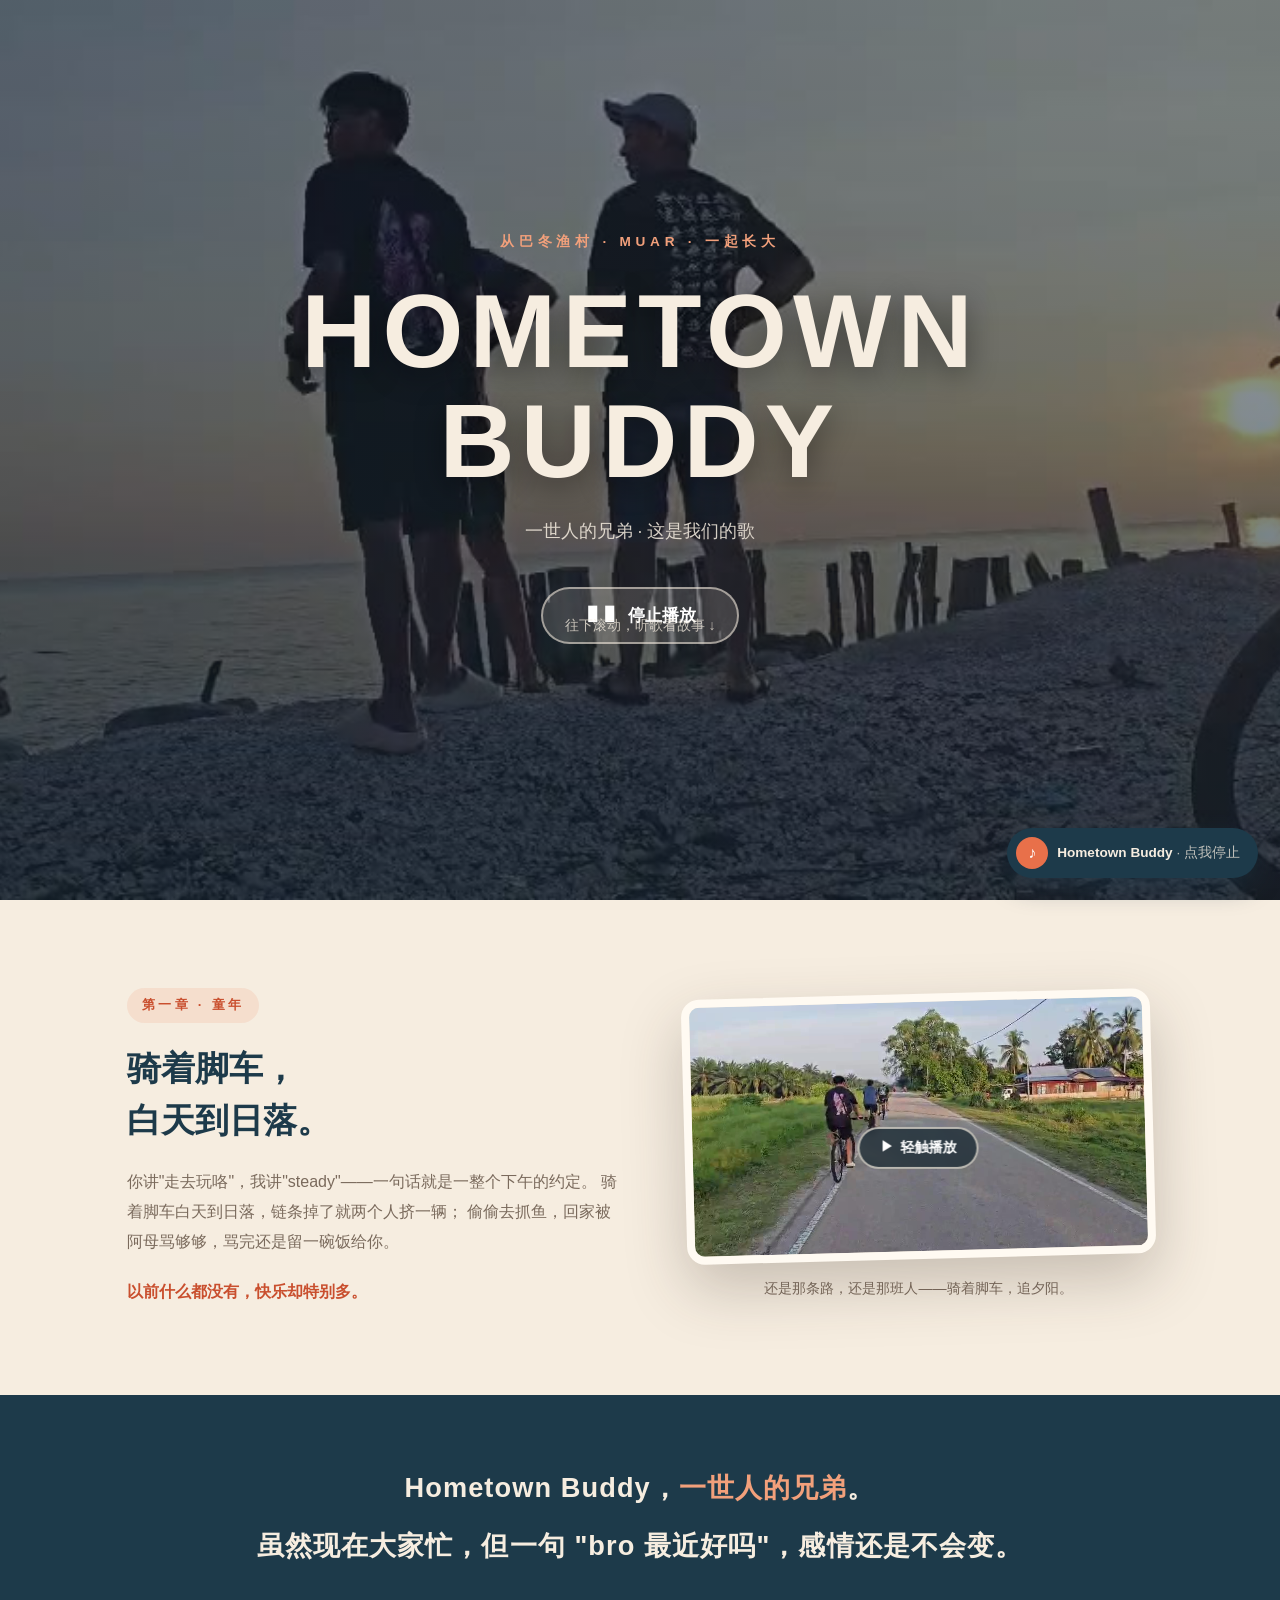
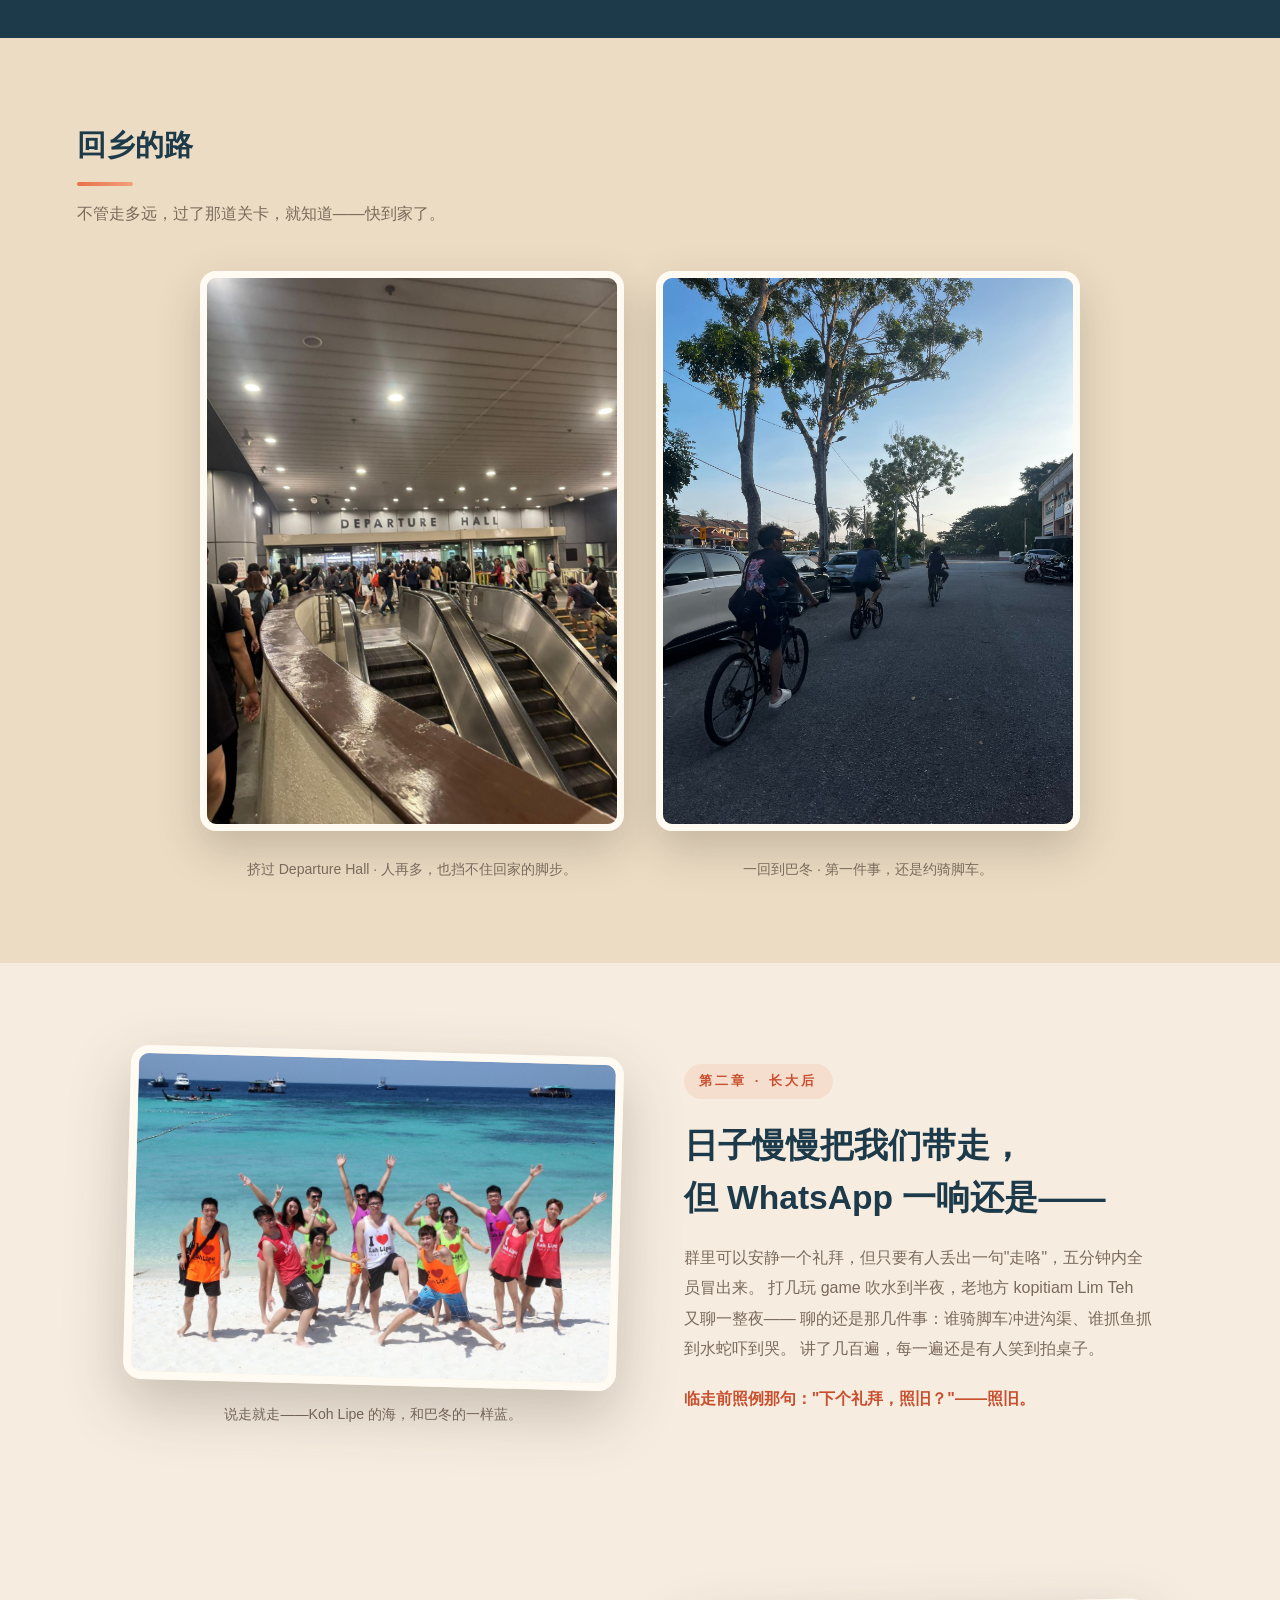
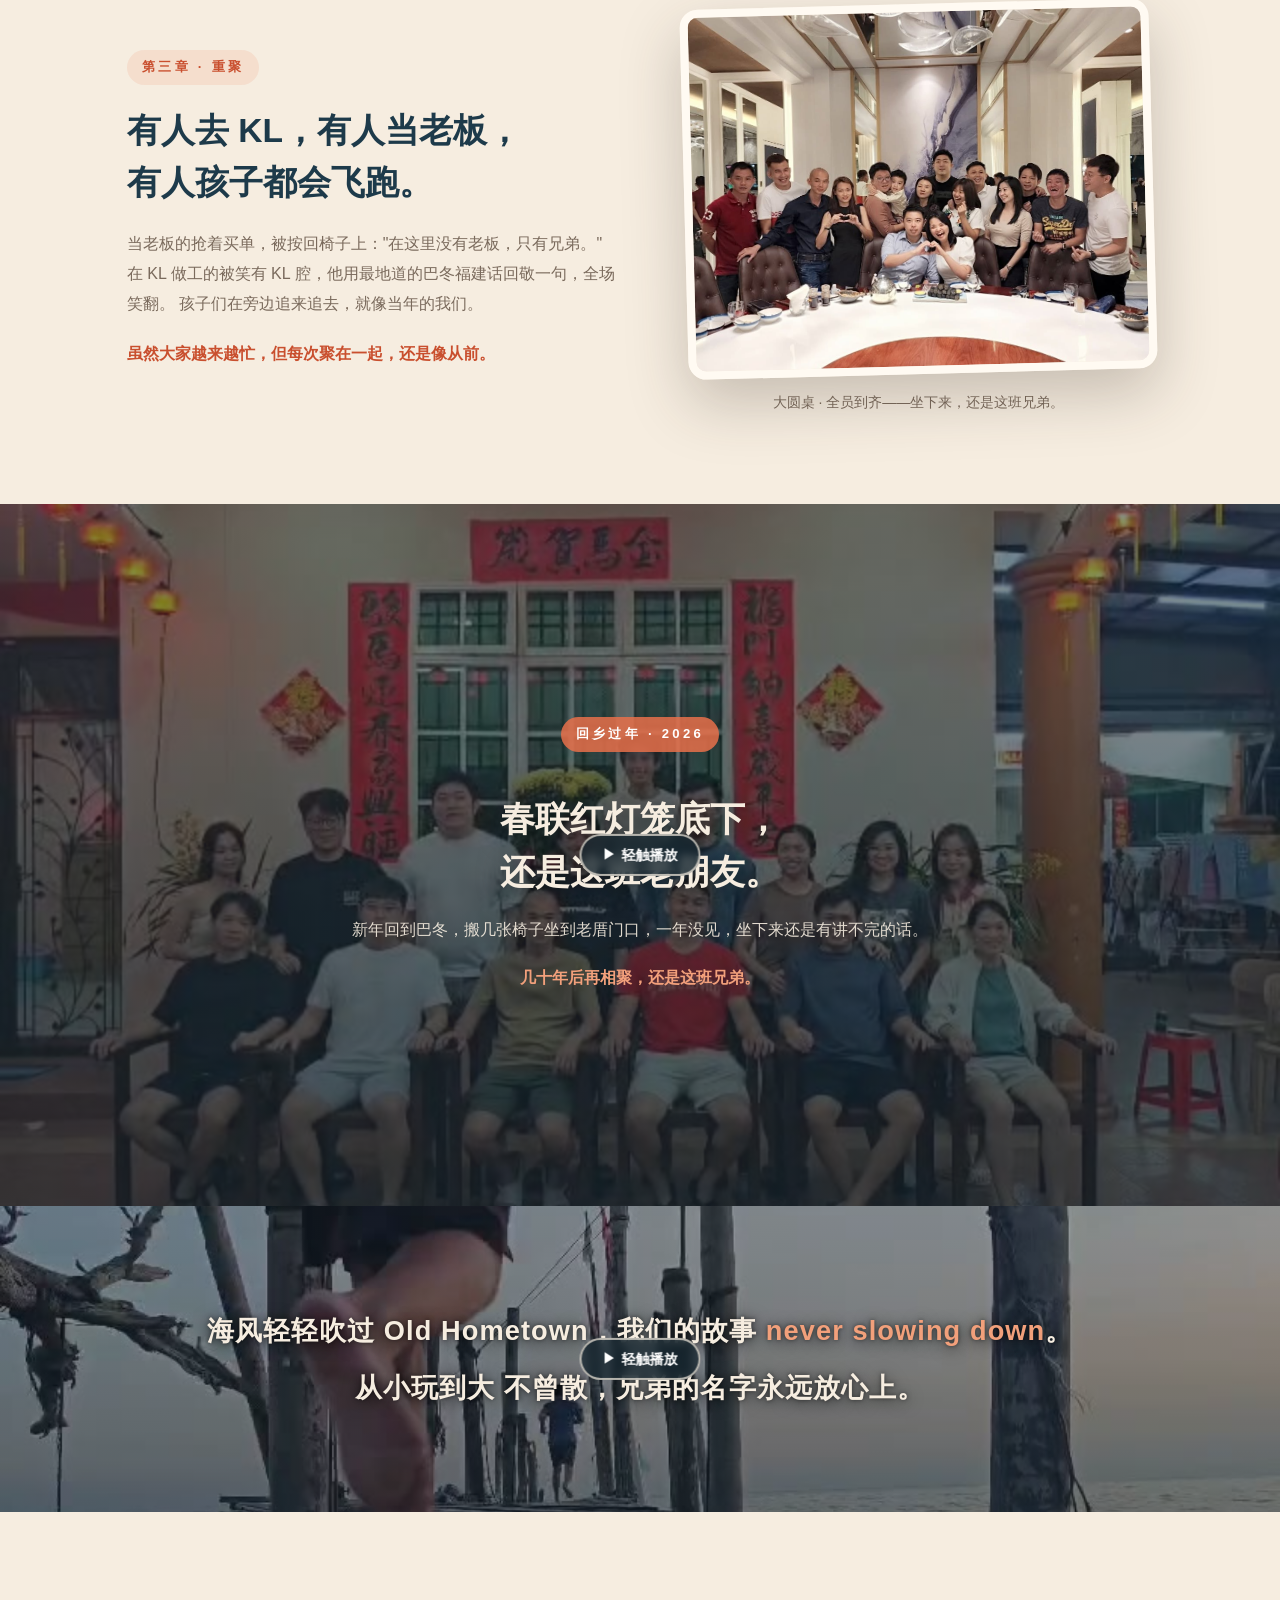
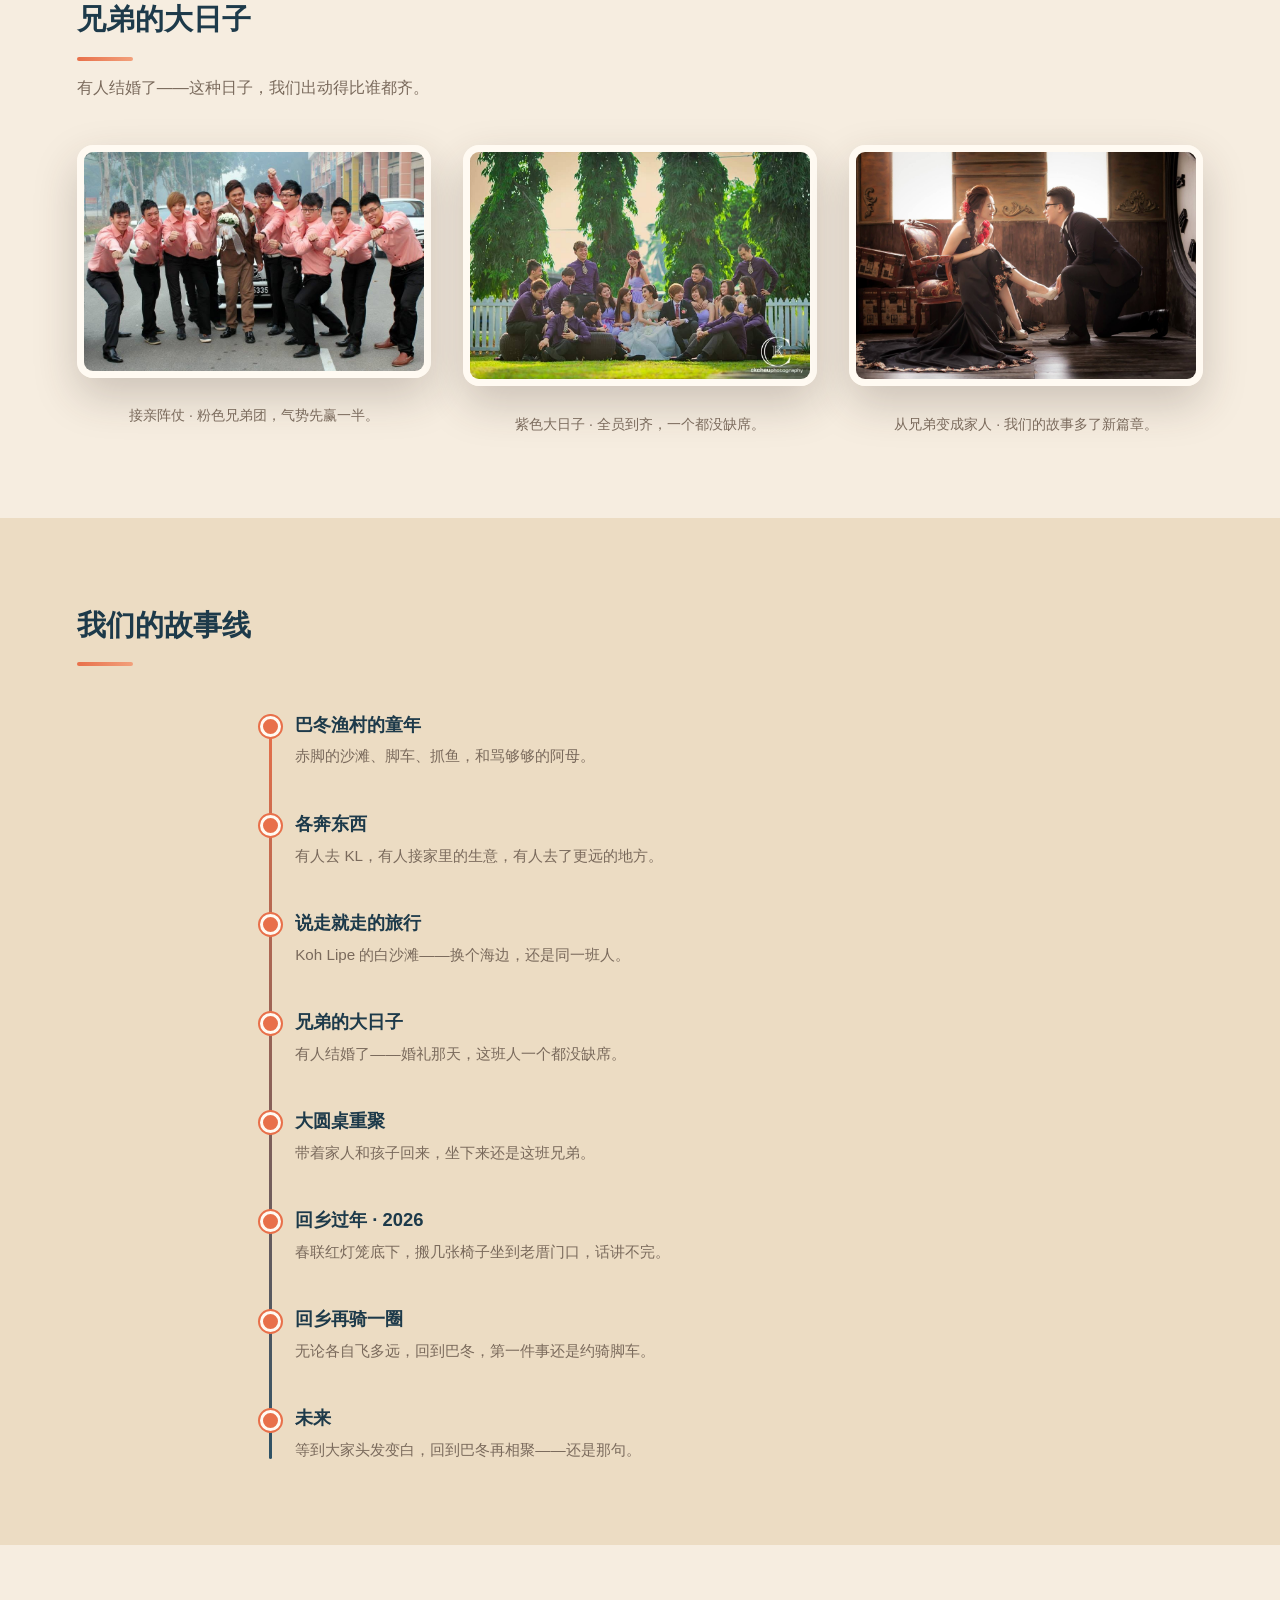
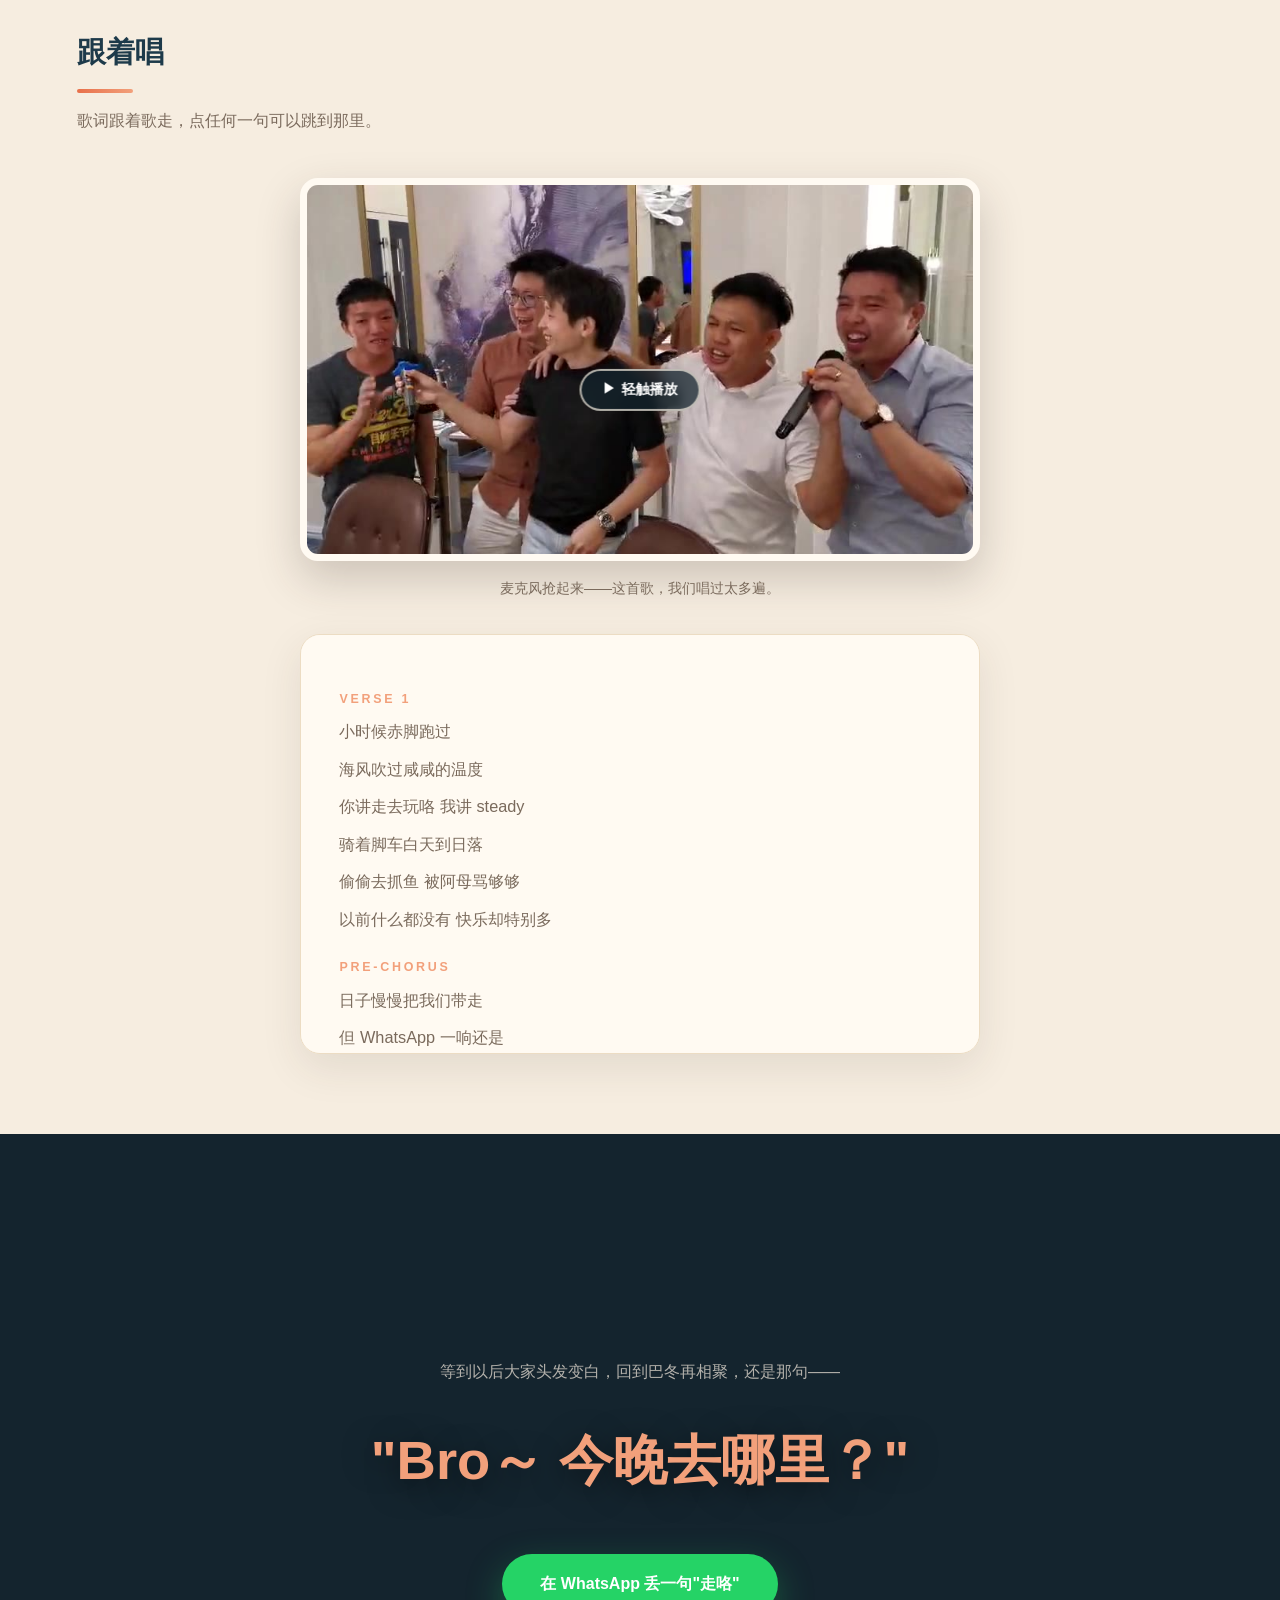
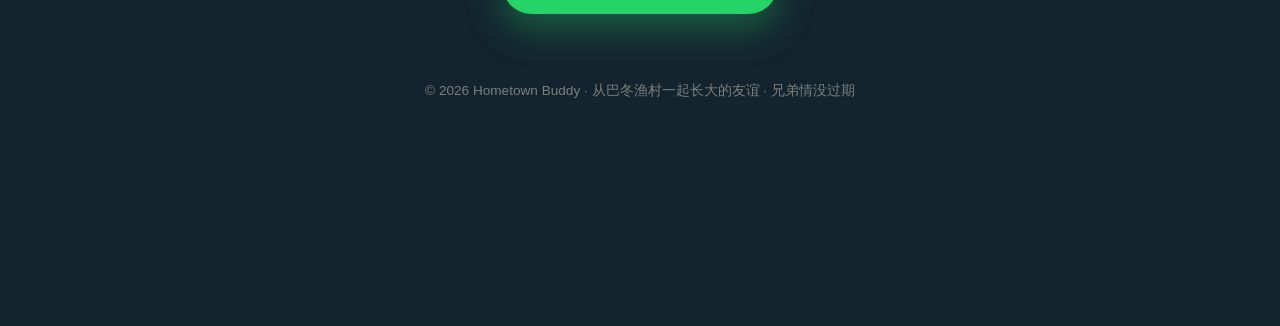
<file: index.html>
<!DOCTYPE html>
<html lang="zh-CN">
<head>
  <meta charset="UTF-8">
  <meta name="viewport" content="width=device-width, initial-scale=1.0">
  <title>Hometown Buddy · 一世人的兄弟</title>
  <meta name="description" content="从巴冬渔村一起长大的友谊——一首歌，一班兄弟，一路滚到底的故事。">
  <link rel="stylesheet" href="css/style.css">
</head>
<body>

  <!-- 开场：全屏日落海边视频 + 歌名 + 播放 -->
  <section class="opening">
    <video class="opening-video" autoplay muted loop playsinline preload="auto"
           poster="assets/img/beach-sunset-poster.jpg">
      <source src="assets/video/beach-sunset.mp4" type="video/mp4">
    </video>
    <div class="opening-inner">
      <p class="opening-eyebrow">从巴冬渔村 · MUAR · 一起长大</p>
      <h1>HOMETOWN<br>BUDDY</h1>
      <p class="opening-sub">一世人的兄弟 · 这是我们的歌</p>
      <button class="play-big" id="hero-play">▶&nbsp; 播放我们的歌</button>
    </div>
    <div class="scroll-hint">往下滚动，听歌看故事 ↓</div>
  </section>

  <!-- 第一章：童年 · 骑脚车 -->
  <section class="chapter reveal">
    <div class="chapter-text">
      <span class="chapter-no">第一章 · 童年</span>
      <h2>骑着脚车，<br>白天到日落。</h2>
      <p>
        你讲"走去玩咯"，我讲"steady"——一句话就是一整个下午的约定。
        骑着脚车白天到日落，链条掉了就两个人挤一辆；
        偷偷去抓鱼，回家被阿母骂够够，骂完还是留一碗饭给你。
      </p>
      <p class="chapter-punch">以前什么都没有，快乐却特别多。</p>
    </div>
    <figure class="chapter-photo tilt-left">
      <video class="chapter-video" autoplay muted loop playsinline
             poster="assets/img/cycling-poster.jpg">
        <source src="assets/video/cycling.mp4" type="video/mp4">
      </video>
      <figcaption>还是那条路，还是那班人——骑着脚车，追夕阳。</figcaption>
    </figure>
  </section>

  <!-- 副歌横幅 -->
  <section class="chorus-banner reveal">
    <blockquote>
      Hometown Buddy，<em>一世人的兄弟</em>。<br>
      虽然现在大家忙，但一句 "bro 最近好吗"，感情还是不会变。
    </blockquote>
  </section>

  <!-- 回乡 -->
  <section class="homecoming-sec reveal">
    <div class="section-head">
      <h2>回乡的路</h2>
      <p>不管走多远，过了那道关卡，就知道——快到家了。</p>
    </div>
    <div class="homecoming-grid">
      <figure class="homecoming-item">
        <img src="assets/img/buddies-departure.jpg" alt="挤满人的 Departure Hall，大家拖着行李准备回家">
        <figcaption>挤过 Departure Hall · 人再多，也挡不住回家的脚步。</figcaption>
      </figure>
      <figure class="homecoming-item">
        <img src="assets/img/buddies-homecoming-ride.jpg" alt="傍晚时分，几个兄弟在熟悉的家乡街道上骑脚车">
        <figcaption>一回到巴冬 · 第一件事，还是约骑脚车。</figcaption>
      </figure>
    </div>
  </section>

  <!-- 第二章：长大后 -->
  <section class="chapter flip reveal">
    <div class="chapter-text">
      <span class="chapter-no">第二章 · 长大后</span>
      <h2>日子慢慢把我们带走，<br>但 WhatsApp 一响还是——</h2>
      <p>
        群里可以安静一个礼拜，但只要有人丢出一句"走咯"，五分钟内全员冒出来。
        打几玩 game 吹水到半夜，老地方 kopitiam Lim Teh 又聊一整夜——
        聊的还是那几件事：谁骑脚车冲进沟渠、谁抓鱼抓到水蛇吓到哭。
        讲了几百遍，每一遍还是有人笑到拍桌子。
      </p>
      <p class="chapter-punch">临走前照例那句："下个礼拜，照旧？"——照旧。</p>
    </div>
    <figure class="chapter-photo tilt-right">
      <img src="assets/img/buddies-trip.jpg" alt="一班兄弟姐妹穿着彩色 Koh Lipe 背心在泰国海边沙滩上摆姿势合照">
      <figcaption>说走就走——Koh Lipe 的海，和巴冬的一样蓝。</figcaption>
    </figure>
  </section>

  <!-- 第三章：重聚 -->
  <section class="chapter reveal">
    <div class="chapter-text">
      <span class="chapter-no">第三章 · 重聚</span>
      <h2>有人去 KL，有人当老板，<br>有人孩子都会飞跑。</h2>
      <p>
        当老板的抢着买单，被按回椅子上："在这里没有老板，只有兄弟。"
        在 KL 做工的被笑有 KL 腔，他用最地道的巴冬福建话回敬一句，全场笑翻。
        孩子们在旁边追来追去，就像当年的我们。
      </p>
      <p class="chapter-punch">虽然大家越来越忙，但每次聚在一起，还是像从前。</p>
    </div>
    <figure class="chapter-photo tilt-left">
      <img src="assets/img/buddies-dinner.jpg" alt="一班兄弟和家人围着圆桌聚餐合照，有人比着爱心">
      <figcaption>大圆桌 · 全员到齐——坐下来，还是这班兄弟。</figcaption>
    </figure>
  </section>

  <!-- 回乡过年 2026 -->
  <section class="cny-sec reveal">
    <video class="cny-video" autoplay muted loop playsinline
           poster="assets/img/cny-reunion-poster.jpg">
      <source src="assets/video/cny-reunion.mp4" type="video/mp4">
    </video>
    <div class="cny-overlay">
      <span class="chapter-no">回乡过年 · 2026</span>
      <h2>春联红灯笼底下，<br>还是这班老朋友。</h2>
      <p>新年回到巴冬，搬几张椅子坐到老厝门口，一年没见，坐下来还是有讲不完的话。</p>
      <p class="cny-punch">几十年后再相聚，还是这班兄弟。</p>
    </div>
  </section>

  <!-- Bridge 横幅（海边木桥视频背景） -->
  <section class="chorus-banner deep reveal">
    <video class="banner-video" autoplay muted loop playsinline
           poster="assets/img/jetty-poster.jpg">
      <source src="assets/video/jetty.mp4" type="video/mp4">
    </video>
    <blockquote>
      海风轻轻吹过 Old Hometown，我们的故事 <em>never slowing down</em>。<br>
      从小玩到大 不曾散，兄弟的名字永远放心上。
    </blockquote>
  </section>

  <!-- 兄弟的大日子 -->
  <section class="wedding-sec reveal">
    <div class="section-head">
      <h2>兄弟的大日子</h2>
      <p>有人结婚了——这种日子，我们出动得比谁都齐。</p>
    </div>
    <div class="wedding-grid">
      <figure class="wedding-item">
        <img src="assets/img/buddies-groomsmen.jpg" alt="接亲那天，一班兄弟穿着粉色衬衫在婚车前围着新郎摆出出拳姿势">
        <figcaption>接亲阵仗 · 粉色兄弟团，气势先赢一半。</figcaption>
      </figure>
      <figure class="wedding-item">
        <img src="assets/img/buddies-wedding.jpg" alt="婚礼上一班兄弟姐妹穿着紫色礼服在草地上围着新人合照">
        <figcaption>紫色大日子 · 全员到齐，一个都没缺席。</figcaption>
      </figure>
      <figure class="wedding-item">
        <img src="assets/img/buddies-prewedding.jpg" alt="新人婚纱照：新郎单膝跪地为坐着的新娘穿上高跟鞋">
        <figcaption>从兄弟变成家人 · 我们的故事多了新篇章。</figcaption>
      </figure>
    </div>
  </section>

  <!-- 时间轴 -->
  <section class="timeline-sec reveal">
    <div class="section-head">
      <h2>我们的故事线</h2>
    </div>
    <ol class="timeline">
      <li>
        <h3>巴冬渔村的童年</h3>
        <p>赤脚的沙滩、脚车、抓鱼，和骂够够的阿母。</p>
      </li>
      <li>
        <h3>各奔东西</h3>
        <p>有人去 KL，有人接家里的生意，有人去了更远的地方。</p>
      </li>
      <li>
        <h3>说走就走的旅行</h3>
        <p>Koh Lipe 的白沙滩——换个海边，还是同一班人。</p>
      </li>
      <li>
        <h3>兄弟的大日子</h3>
        <p>有人结婚了——婚礼那天，这班人一个都没缺席。</p>
      </li>
      <li>
        <h3>大圆桌重聚</h3>
        <p>带着家人和孩子回来，坐下来还是这班兄弟。</p>
      </li>
      <li>
        <h3>回乡过年 · 2026</h3>
        <p>春联红灯笼底下，搬几张椅子坐到老厝门口，话讲不完。</p>
      </li>
      <li>
        <h3>回乡再骑一圈</h3>
        <p>无论各自飞多远，回到巴冬，第一件事还是约骑脚车。</p>
      </li>
      <li>
        <h3>未来</h3>
        <p>等到大家头发变白，回到巴冬再相聚——还是那句。</p>
      </li>
    </ol>
  </section>

  <!-- KTV 歌词 -->
  <section class="ktv-sec reveal" id="lyrics">
    <div class="section-head">
      <h2>跟着唱</h2>
      <p>歌词跟着歌走，点任何一句可以跳到那里。</p>
    </div>
    <figure class="ktv-video-frame">
      <video class="ktv-video" autoplay muted loop playsinline
             poster="assets/img/karaoke-poster.jpg">
        <source src="assets/video/karaoke.mp4" type="video/mp4">
      </video>
      <figcaption>麦克风抢起来——这首歌，我们唱过太多遍。</figcaption>
    </figure>
    <div class="ktv-box" id="ktv-box"></div>
  </section>

  <!-- 结尾 -->
  <section class="ending">
    <p class="ending-small">等到以后大家头发变白，回到巴冬再相聚，还是那句——</p>
    <p class="ending-big">"Bro～ 今晚去哪里？"</p>
    <a class="btn-wa" href="https://wa.me/?text=%E8%B5%B0%E5%92%AF%EF%BC%81%E4%BB%8A%E6%99%9A%20Lim%20Teh%EF%BC%9F" target="_blank" rel="noopener">
      在 WhatsApp 丢一句"走咯"
    </a>
    <p class="ending-foot">© 2026 Hometown Buddy · 从巴冬渔村一起长大的友谊 · 兄弟情没过期</p>
  </section>

  <script src="js/player.js" data-root=""></script>
</body>
</html>
</file>
<file: css/style.css>
/* ============================================
   Hometown Buddy · 单页叙事站
   设计灵感：《Hometown Buddy》
   夕阳下的巴冬渔村 · 沙滩 · 海风 · 兄弟情
   ============================================ */

:root {
  /* 夕阳沙滩配色 */
  --sand: #f6ede0;          /* 沙滩米色 */
  --sand-deep: #ecdcc3;     /* 深沙色 */
  --sunset: #e8704a;        /* 落日橙 */
  --sunset-deep: #c94f2e;   /* 夕阳红 */
  --coral: #f2a07b;         /* 珊瑚粉（照片里的霞光） */
  --sea: #2e5266;           /* 海水深蓝 */
  --sea-dusk: #1d3a4a;      /* 暮色海面 */
  --night: #14242e;         /* 夜海 */
  --ink: #3a2f28;           /* 砂石褐（正文） */
  --ink-soft: #7a6a5c;      /* 浅褐（次要文字） */
  --paper: #fffaf2;         /* 卡片底色 */
}

* {
  margin: 0;
  padding: 0;
  box-sizing: border-box;
}

html {
  scroll-behavior: smooth;
}

body {
  font-family: "PingFang SC", "Hiragino Sans GB", "Noto Sans SC", "Microsoft YaHei", sans-serif;
  background: var(--sand);
  color: var(--ink);
  line-height: 1.9;
}

/* ---------- 开场全屏 ---------- */
.opening {
  position: relative;
  min-height: 100vh;
  display: flex;
  flex-direction: column;
  align-items: center;
  justify-content: center;
  text-align: center;
  background: var(--sea-dusk);
  color: var(--sand);
  padding: 2rem 6vw;
  overflow: hidden;
}

/* 全屏视频背景 + 压暗遮罩，保证文字清晰 */
.opening-video {
  position: absolute;
  inset: 0;
  width: 100%;
  height: 100%;
  object-fit: cover;
  z-index: 0;
}

.opening::after {
  content: "";
  position: absolute;
  inset: 0;
  z-index: 1;
  background: linear-gradient(rgba(20, 36, 46, 0.42), rgba(20, 36, 46, 0.66));
}

.opening-inner,
.opening .scroll-hint {
  position: relative;
  z-index: 2;
}

.opening-eyebrow {
  letter-spacing: 0.35em;
  font-size: 0.85rem;
  font-weight: 700;
  color: var(--coral);
  margin-bottom: 1.4rem;
}

.opening h1 {
  font-size: clamp(3rem, 10vw, 6.5rem);
  line-height: 1.05;
  letter-spacing: 0.06em;
  text-shadow: 0 6px 30px rgba(0, 0, 0, 0.45);
}

.opening-sub {
  margin-top: 1.2rem;
  font-size: 1.1rem;
  color: rgba(246, 237, 224, 0.85);
}

.play-big {
  margin-top: 2.4rem;
  font-family: inherit;
  font-size: 1.05rem;
  font-weight: 700;
  color: #fff;
  background: var(--sunset);
  border: none;
  border-radius: 999px;
  padding: 0.95rem 2.6rem;
  cursor: pointer;
  box-shadow: 0 14px 36px rgba(232, 112, 74, 0.45);
  transition: transform 0.15s, box-shadow 0.15s;
}

.play-big:hover {
  transform: translateY(-2px) scale(1.02);
  box-shadow: 0 18px 44px rgba(232, 112, 74, 0.55);
}

.play-big.playing {
  background: rgba(246, 237, 224, 0.16);
  box-shadow: none;
  border: 2px solid rgba(246, 237, 224, 0.55);
}

.scroll-hint {
  position: absolute;
  bottom: 2rem;
  left: 0;
  right: 0;
  text-align: center;
  font-size: 0.88rem;
  color: rgba(246, 237, 224, 0.75);
  animation: floaty 2.4s ease-in-out infinite;
}

@keyframes floaty {
  0%, 100% { transform: translateY(0); }
  50% { transform: translateY(8px); }
}

/* ---------- 章节（歌词 + 照片） ---------- */
.chapter {
  display: grid;
  grid-template-columns: 1.05fr 1fr;
  gap: 4rem;
  align-items: center;
  max-width: 1180px;
  margin: 0 auto;
  padding: 5.5rem 6vw;
}

.chapter.flip .chapter-text { order: 2; }
.chapter.flip .chapter-photo { order: 1; }

.chapter-no {
  display: inline-block;
  font-size: 0.82rem;
  font-weight: 700;
  letter-spacing: 0.25em;
  color: var(--sunset-deep);
  background: rgba(232, 112, 74, 0.12);
  padding: 0.3rem 0.95rem;
  border-radius: 999px;
  margin-bottom: 1.3rem;
}

.chapter h2 {
  font-size: clamp(1.5rem, 3vw, 2.1rem);
  line-height: 1.55;
  color: var(--sea-dusk);
  margin-bottom: 1.2rem;
}

.chapter p {
  color: var(--ink-soft);
}

.chapter-punch {
  margin-top: 1.2rem;
  font-weight: 700;
  color: var(--sunset-deep) !important;
}

.chapter-photo {
  margin: 0;
}

.chapter-photo img,
.chapter-video {
  display: block;
  width: 100%;
  border-radius: 18px;
  border: 8px solid var(--paper);
  box-shadow: 0 24px 60px rgba(58, 47, 40, 0.25);
}

.chapter-video {
  aspect-ratio: 848 / 478;
  object-fit: cover;
  background: var(--sea-dusk);
}

.tilt-left img,
.tilt-left .chapter-video { transform: rotate(-1.5deg); }
.tilt-right img,
.tilt-right .chapter-video { transform: rotate(1.5deg); }

.chapter-photo figcaption {
  text-align: center;
  margin-top: 1rem;
  font-size: 0.88rem;
  color: var(--ink-soft);
}

/* ---------- 副歌横幅 ---------- */
.chorus-banner {
  position: relative;
  background: var(--sea-dusk);
  color: var(--sand);
  text-align: center;
  padding: 4rem 6vw;
  overflow: hidden;
}

.chorus-banner.deep {
  padding: 6rem 6vw;
}

/* 横幅视频背景 + 压暗遮罩 */
.banner-video {
  position: absolute;
  inset: 0;
  width: 100%;
  height: 100%;
  object-fit: cover;
  z-index: 0;
}

.chorus-banner.deep::after {
  content: "";
  position: absolute;
  inset: 0;
  z-index: 1;
  background: linear-gradient(rgba(20, 36, 46, 0.4), rgba(20, 36, 46, 0.55));
}

.chorus-banner blockquote {
  position: relative;
  z-index: 2;
  font-size: clamp(1.2rem, 2.6vw, 1.7rem);
  font-weight: 600;
  line-height: 2.1;
  letter-spacing: 0.04em;
}

.chorus-banner.deep blockquote {
  text-shadow: 0 2px 16px rgba(0, 0, 0, 0.7), 0 0 4px rgba(0, 0, 0, 0.5);
}

.chorus-banner em {
  font-style: normal;
  color: var(--coral);
}

/* ---------- 区块标题 ---------- */
.section-head {
  max-width: 1180px;
  margin: 0 auto 2.6rem;
}

.section-head h2 {
  font-size: 1.8rem;
  color: var(--sea-dusk);
}

.section-head h2::after {
  content: "";
  display: block;
  width: 56px;
  height: 4px;
  margin-top: 0.6rem;
  border-radius: 2px;
  background: linear-gradient(90deg, var(--sunset), var(--coral));
}

.section-head p {
  margin-top: 0.8rem;
  color: var(--ink-soft);
}

/* ---------- 兄弟的大日子相册 ---------- */
.wedding-sec {
  padding: 5rem 6vw;
}

.wedding-grid {
  max-width: 1180px;
  margin: 0 auto;
  display: grid;
  grid-template-columns: repeat(auto-fit, minmax(280px, 1fr));
  gap: 2rem;
  align-items: start;
}

.wedding-item {
  margin: 0;
}

.wedding-item img {
  width: 100%;
  border-radius: 16px;
  border: 7px solid var(--paper);
  box-shadow: 0 18px 44px rgba(58, 47, 40, 0.22);
  transition: transform 0.25s;
}

.wedding-item:hover img {
  transform: translateY(-6px) rotate(-0.6deg);
}

.wedding-item figcaption {
  text-align: center;
  margin-top: 0.9rem;
  font-size: 0.88rem;
  color: var(--ink-soft);
}

/* ---------- 回乡相册 ---------- */
.homecoming-sec {
  padding: 5rem 6vw;
  background: var(--sand-deep);
}

.homecoming-grid {
  max-width: 880px;
  margin: 0 auto;
  display: grid;
  grid-template-columns: repeat(auto-fit, minmax(260px, 1fr));
  gap: 2rem;
  align-items: start;
}

.homecoming-item {
  margin: 0;
}

.homecoming-item img {
  width: 100%;
  border-radius: 16px;
  border: 7px solid var(--paper);
  box-shadow: 0 18px 44px rgba(58, 47, 40, 0.22);
  transition: transform 0.25s;
}

.homecoming-item:hover img {
  transform: translateY(-6px);
}

.homecoming-item figcaption {
  text-align: center;
  margin-top: 0.9rem;
  font-size: 0.88rem;
  color: var(--ink-soft);
}

/* ---------- 时间轴 ---------- */
.timeline-sec {
  padding: 5rem 6vw;
  background: var(--sand-deep);
}

.timeline {
  list-style: none;
  max-width: 760px;
  margin: 0 auto;
  position: relative;
  padding-left: 2.2rem;
}

.timeline::before {
  content: "";
  position: absolute;
  left: 9px;
  top: 6px;
  bottom: 6px;
  width: 3px;
  border-radius: 2px;
  background: linear-gradient(var(--sunset), var(--sea));
}

.timeline li {
  position: relative;
  padding-bottom: 2.2rem;
}

.timeline li:last-child {
  padding-bottom: 0;
}

.timeline li::before {
  content: "";
  position: absolute;
  left: -2.2rem;
  top: 0.55em;
  width: 15px;
  height: 15px;
  border-radius: 50%;
  background: var(--sunset);
  border: 3px solid var(--paper);
  box-shadow: 0 0 0 2px var(--sunset);
}

.timeline h3 {
  font-size: 1.15rem;
  color: var(--sea-dusk);
}

.timeline p {
  color: var(--ink-soft);
  font-size: 0.95rem;
}

/* ---------- 回乡过年视频 ---------- */
.cny-sec {
  position: relative;
  min-height: 78vh;
  display: flex;
  align-items: center;
  justify-content: center;
  text-align: center;
  overflow: hidden;
  background: var(--sea-dusk);
  color: var(--sand);
  padding: 5rem 6vw;
}

.cny-video {
  position: absolute;
  inset: 0;
  width: 100%;
  height: 100%;
  object-fit: cover;
  z-index: 0;
}

.cny-sec::after {
  content: "";
  position: absolute;
  inset: 0;
  z-index: 1;
  background: linear-gradient(rgba(20, 36, 46, 0.5), rgba(20, 36, 46, 0.72));
}

.cny-overlay {
  position: relative;
  z-index: 2;
  max-width: 640px;
}

.cny-overlay .chapter-no {
  color: #fff;
  background: rgba(232, 112, 74, 0.85);
}

.cny-overlay h2 {
  font-size: clamp(1.5rem, 3.2vw, 2.2rem);
  line-height: 1.5;
  margin: 1.3rem 0 1rem;
  text-shadow: 0 4px 24px rgba(0, 0, 0, 0.5);
}

.cny-overlay p {
  color: rgba(246, 237, 224, 0.9);
}

.cny-punch {
  margin-top: 1.1rem;
  font-weight: 700;
  color: var(--coral) !important;
}

/* ---------- KTV 歌词 ---------- */
.ktv-sec {
  padding: 5rem 6vw;
}

.ktv-video-frame {
  max-width: 680px;
  margin: 0 auto 2rem;
}

.ktv-video {
  display: block;
  width: 100%;
  aspect-ratio: 848 / 478;
  object-fit: cover;
  border-radius: 18px;
  border: 7px solid var(--paper);
  box-shadow: 0 18px 44px rgba(58, 47, 40, 0.22);
  background: var(--sea-dusk);
}

.ktv-video-frame figcaption {
  text-align: center;
  margin-top: 0.9rem;
  font-size: 0.88rem;
  color: var(--ink-soft);
}

.ktv-box {
  max-width: 680px;
  height: 420px;
  overflow-y: auto;
  margin: 0 auto;
  background: var(--paper);
  border: 1px solid var(--sand-deep);
  border-radius: 20px;
  padding: 2.2rem 2.4rem;
  box-shadow: 0 14px 40px rgba(58, 47, 40, 0.1);
  scroll-behavior: smooth;
}

.ktv-line {
  display: block;
  width: 100%;
  text-align: left;
  background: none;
  border: none;
  font-family: inherit;
  font-size: 1.02rem;
  line-height: 2.3;
  color: var(--ink-soft);
  cursor: pointer;
  transition: color 0.25s, transform 0.25s;
}

.ktv-line:hover {
  color: var(--sunset-deep);
}

.ktv-line.mark {
  margin-top: 0.9rem;
  font-size: 0.78rem;
  letter-spacing: 0.22em;
  color: var(--coral);
  font-weight: 700;
  cursor: default;
}

.ktv-line.now {
  color: var(--sunset-deep);
  font-weight: 800;
  transform: scale(1.04);
  transform-origin: left center;
}

.ktv-line.done {
  color: var(--sea);
}

/* ---------- 结尾 ---------- */
.ending {
  min-height: 88vh;
  display: flex;
  flex-direction: column;
  align-items: center;
  justify-content: center;
  text-align: center;
  background: var(--night);
  color: var(--sand);
  padding: 4rem 6vw;
}

.ending-small {
  color: rgba(246, 237, 224, 0.7);
  margin-bottom: 1.4rem;
}

.ending-big {
  font-size: clamp(1.9rem, 5.5vw, 3.4rem);
  font-weight: 800;
  color: var(--coral);
  margin-bottom: 2.6rem;
  text-shadow: 0 6px 30px rgba(0, 0, 0, 0.5);
}

.btn-wa {
  text-decoration: none;
  font-weight: 700;
  color: #fff;
  background: #25d366;
  border-radius: 999px;
  padding: 0.9rem 2.4rem;
  box-shadow: 0 14px 36px rgba(37, 211, 102, 0.35);
  transition: transform 0.15s;
}

.btn-wa:hover {
  transform: translateY(-2px) scale(1.02);
}

.ending-foot {
  margin-top: 4rem;
  font-size: 0.85rem;
  color: rgba(246, 237, 224, 0.45);
}

/* ---------- 滚动浮现 ---------- */
.reveal {
  opacity: 0;
  transform: translateY(36px);
  transition: opacity 0.8s ease, transform 0.8s ease;
}

.reveal.visible {
  opacity: 1;
  transform: none;
}

@media (prefers-reduced-motion: reduce) {
  .reveal {
    opacity: 1;
    transform: none;
    transition: none;
  }
}

/* ---------- 视频"轻触播放"兜底按钮 ---------- */
.video-tap {
  position: absolute;
  left: 50%;
  top: 50%;
  transform: translate(-50%, -50%);
  z-index: 4;
  display: none;
  align-items: center;
  gap: 0.4rem;
  font-family: inherit;
  font-size: 0.9rem;
  font-weight: 700;
  color: #fff;
  background: rgba(20, 36, 46, 0.72);
  border: 2px solid rgba(246, 237, 224, 0.7);
  border-radius: 999px;
  padding: 0.6rem 1.3rem;
  cursor: pointer;
  backdrop-filter: blur(4px);
  -webkit-backdrop-filter: blur(4px);
}

.video-tap.show {
  display: inline-flex;
}

.video-tap span {
  font-size: 0.8rem;
}

/* 开场视频的提示放低一点，避开标题 */
.opening .video-tap {
  top: auto;
  bottom: 5.5rem;
}

/* ---------- 悬浮音乐播放器 ---------- */
.music-toggle {
  position: fixed;
  right: 1.4rem;
  bottom: 1.4rem;
  z-index: 50;
  display: flex;
  align-items: center;
  gap: 0.55rem;
  padding: 0.55rem 1.1rem 0.55rem 0.6rem;
  border: none;
  border-radius: 999px;
  background: var(--sea-dusk);
  color: var(--sand);
  font-family: inherit;
  font-size: 0.85rem;
  font-weight: 600;
  cursor: pointer;
  box-shadow: 0 10px 26px rgba(29, 58, 74, 0.4);
  transition: transform 0.15s;
}

.music-toggle:hover {
  transform: translateY(-2px);
}

.music-toggle .disc {
  display: grid;
  place-items: center;
  width: 32px;
  height: 32px;
  border-radius: 50%;
  background: var(--sunset);
  color: #fff;
  font-size: 1rem;
}

.music-toggle.playing .disc {
  animation: spin 3s linear infinite;
}

.music-toggle:not(.playing) {
  opacity: 0.82;
}

.music-toggle:not(.playing) .label::after {
  content: " · 点我播放";
  font-weight: 400;
  opacity: 0.75;
}

.music-toggle.playing .label::after {
  content: " · 点我停止";
  font-weight: 400;
  opacity: 0.75;
}

@keyframes spin {
  to {
    transform: rotate(360deg);
  }
}

/* ---------- 响应式 ---------- */
@media (max-width: 820px) {
  .chapter {
    grid-template-columns: 1fr;
    gap: 2.4rem;
    padding: 3.6rem 6vw;
  }

  .chapter.flip .chapter-text { order: 1; }
  .chapter.flip .chapter-photo { order: 2; }

  .ktv-box {
    height: 360px;
    padding: 1.6rem 1.4rem;
  }
}
</file>
